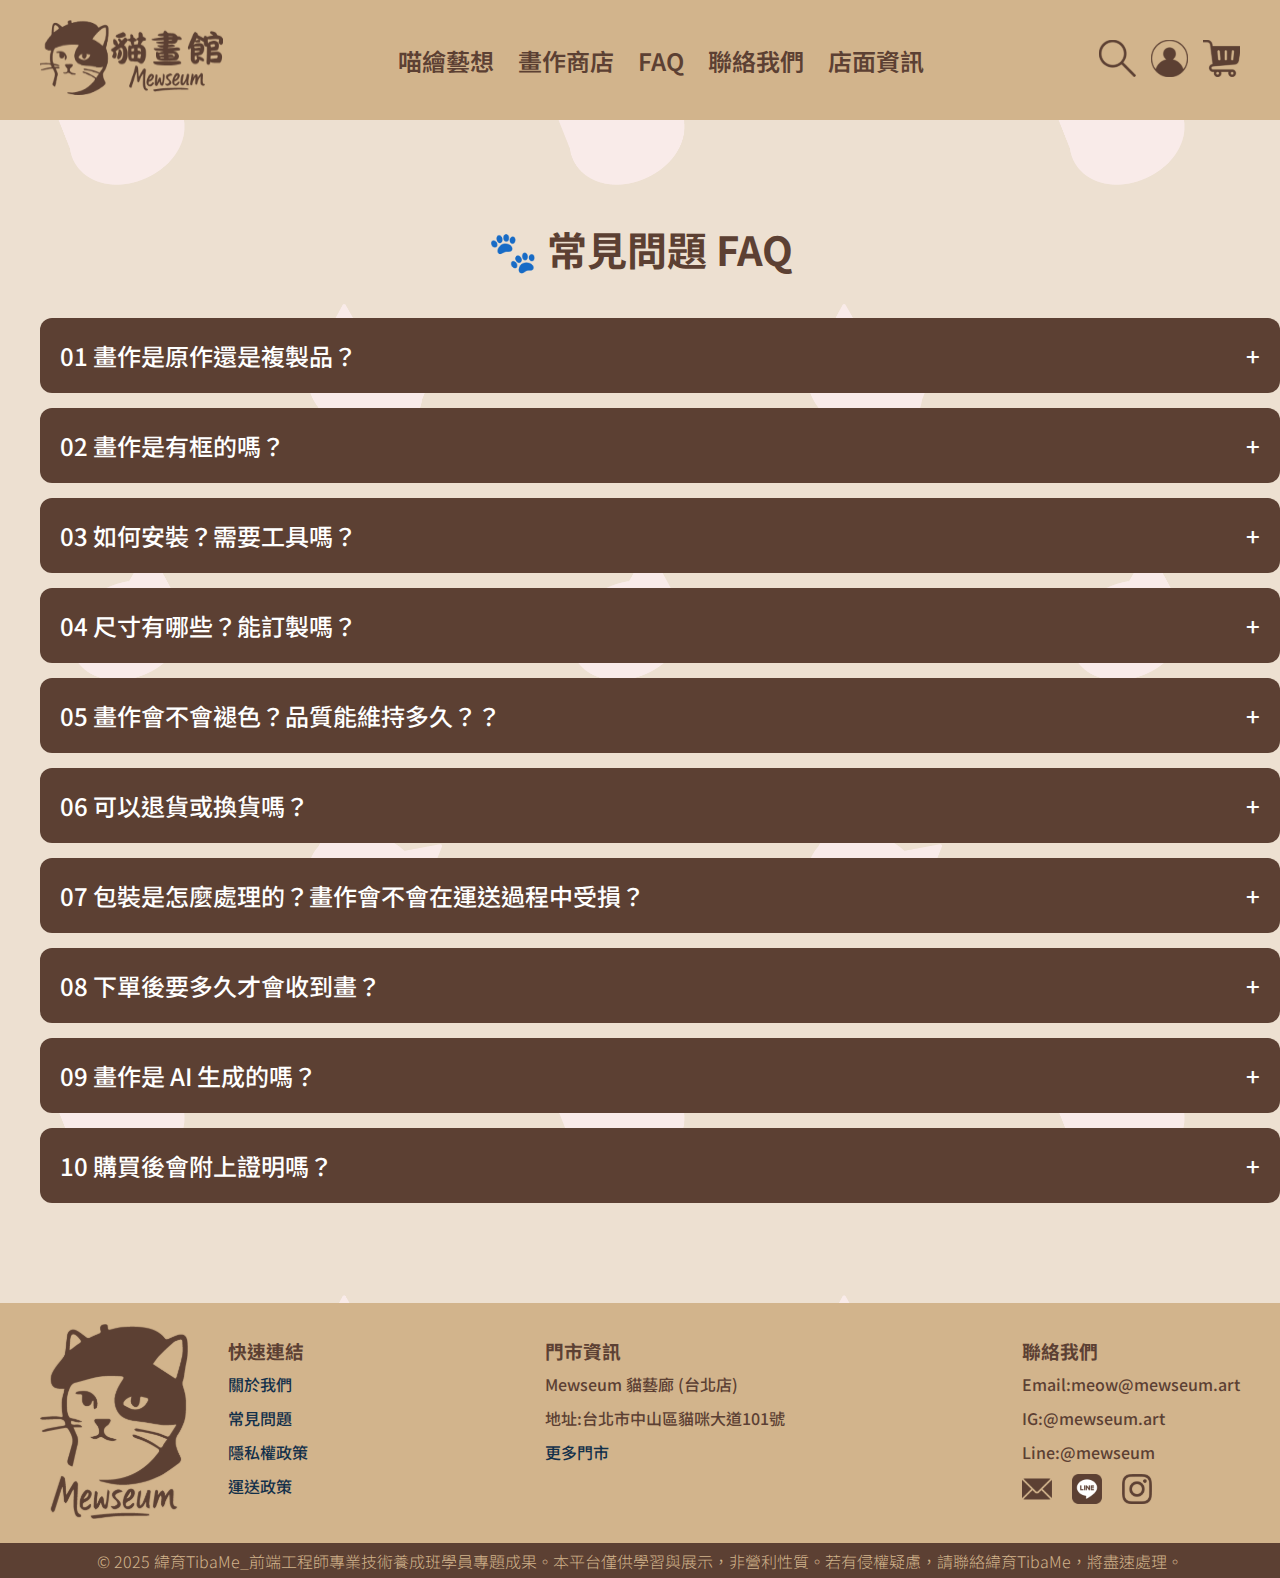
<file: pages/faq.html>
<!DOCTYPE html>
<html lang="en">
<head>
    <meta charset="UTF-8">
    <meta name="viewport" content="width=device-width, initial-scale=1.0">
    <link rel="stylesheet" href="/css/layout.css">
    <link rel="stylesheet" href="/css/faq.css">
    <link href="https://fonts.googleapis.com/css2?family=Noto+Sans+TC:wght@400;500;700&display=swap" rel="stylesheet">
    <title>Museum</title>
</head>
<body>
    <div class="header">
        <div class="container">
            <div class="logo">
                <a href="/index.html">
                    <img src="/img/logo_h.svg" alt="Museum_logo">
                </a>
            </div>
            <nav>
                <ul>
                    <li><a href="/pages/about.html">喵繪藝想</a></li>
                    <li><a href="/pages/shop.html">畫作商店</a></li>
                    <li><a href="/pages/faq.html">FAQ</a></li>
                    <li><a href="#">聯絡我們</a></li>
                    <li><a href="#">店面資訊</a></li>
                </ul>
            </nav>
            <div class="toolbar">
                <a href="#">
                    <img src="/img/icon/search.svg" alt="search">
                </a>
                <a href="/pages/login.html">
                    <img src="/img/icon/login.svg" alt="login">
                </a>
                <a href="/pages/cart.html">
                    <img src="/img/icon/cart.svg" alt="shoppingcart">
                </a>
            </div>
        </div>
    </div>

    <section class="faq">
        <h2>🐾 常見問題 FAQ</h2>
        <div class="faq_container">
            <div class="faq_item">
                <div class="faq_question" role="button" aria-expanded="false" tabindex="0">01 畫作是原作還是複製品？</div>
                <div class="faq_answer">我們提供高品質藝術微噴畫布複製品，保留畫作的細節與質感，讓每一幅喵也能有藝術魂。</div>
            </div>
            <div class="faq_item">
                <div class="faq_question" role="button" aria-expanded="false" tabindex="0">02 畫作是有框的嗎？</div>
                <div class="faq_answer">是的，畫作為「畫布框」形式，畫布包覆在實木內框上，無需額外裝框，開箱即可直接掛上牆。</div>
            </div>
            <div class="faq_item">
                <div class="faq_question" role="button" aria-expanded="false" tabindex="0">03 如何安裝？需要工具嗎？</div>
                <div class="faq_answer">畫作背面皆附掛勾或繩索，建議使用無痕釘或掛鉤，輕鬆安裝，免驚動你家的貓上司。</div>
            </div>
            <div class="faq_item">
                <div class="faq_question" role="button" aria-expanded="false" tabindex="0">04 尺寸有哪些？能訂製嗎？</div>
                <div class="faq_answer">我們提供多種標準尺寸，如 20x20cm、30x40cm、60x90cm 等。目前暫不開放客製尺寸（貓咪還在量牆面），敬請期待未來開放。</div>
            </div>
            <div class="faq_item">
                <div class="faq_question" role="button" aria-expanded="false" tabindex="0">05 畫作會不會褪色？品質能維持多久？？</div>
                <div class="faq_answer">採用高品質防水防 UV 微噴技術，正常室內保存可維持 10 年以上，讓你與貓咪共享藝術時光。</div>
            </div>
            <div class="faq_item">
                <div class="faq_question" role="button" aria-expanded="false" tabindex="0">06 可以退貨或換貨嗎？</div>
                <div class="faq_answer">若收到商品有損毀、錯誤或不符合訂購內容，請於 7 天內聯繫我們，喵館客服會火速協助處理。</div>
            </div>
            <div class="faq_item">
                <div class="faq_question" role="button" aria-expanded="false" tabindex="0">07 包裝是怎麼處理的？畫作會不會在運送過程中受損？</div>
                <div class="faq_answer">我們使用氣泡保護＋硬殼專用紙箱包裝，保證畫作安全無喵毛損傷，全台皆可配送。</div>
            </div>
            <div class="faq_item">
                <div class="faq_question" role="button" aria-expanded="false" tabindex="0">08 下單後要多久才會收到畫？</div>
                <div class="faq_answer">付款完成後 2～5 個工作天出貨，物流時間約 1～3 天。若遇旺季或喵咪派件日延遲，我們會提前通知。</div>
            </div>
            <div class="faq_item">
                <div class="faq_question" role="button" aria-expanded="false" tabindex="0">09 畫作是 AI 生成的嗎？</div>
                <div class="faq_answer">本館所有畫作皆為設計師手繪或手工改編創作，融合貓咪與經典名畫，不假喵之手 AI。</div>
            </div>
            <div class="faq_item">
                <div class="faq_question" role="button" aria-expanded="false" tabindex="0">10 購買後會附上證明嗎？</div>
                <div class="faq_answer">每幅畫皆附品牌限量卡與作品小故事卡，讓你知道這隻喵是從哪幅經典裡溜出來的。</div>
            </div>
        </div>
    </section>
    
    <div class="footer">
        <div class="f_container">
            <div class="logo_2">
                <img src="/img/logo_V.svg" alt="Museum_logo2">
            </div>
            <div class="footer_wrap">
                <div class="link">
                    <h3>快速連結</h3>
                    <ul>
                        <li><a href="#">關於我們</a></li>
                        <li><a href="#">常見問題</a></li>
                        <li><a href="#">隱私權政策</a></li>
                        <li><a href="#">運送政策</a></li>
                    </ul>
                </div>
                <div class="store">
                    <h3>門市資訊</h3>
                    <ul>
                        <li>Mewseum 貓藝廊 (台北店)</li>
                        <li>地址:台北市中山區貓咪大道101號</li>
                        <li><a href="#">更多門市</a></li>
                    </ul>
                </div>
                <div class="contact_container">
                    <div class="contact_us">
                        <h3>聯絡我們</h3>
                        <ul>
                            <li>Email:meow@mewseum.art</li>
                            <li>IG:@mewseum.art</li>
                            <li>Line:@mewseum</li>
                        </ul>
                    </div>
                    <div class="social_icon">
                        
                        <a href="#">
                            <img src="/img/icon/email.svg" alt="email">
                        </a>
                        <a href="#">
                            <img src="/img/icon/line.svg" alt="line">
                        </a>
                        <a href="#">
                            <img src="/img/icon/ig.svg" alt="instagram">
                        </a>
                    </div>
                </div>
            </div>
        </div>
        <div class="footer_bottom">
                <p class="copyright">&copy; 2025 緯育TibaMe_前端工程師專業技術養成班學員專題成果。本平台僅供學習與展示，非營利性質。若有侵權疑慮，請聯絡緯育TibaMe，將盡速處理。</p>
        </div>
    </div>
    <script src="/js/faq.js"></script>
</body>
</html>
</file>
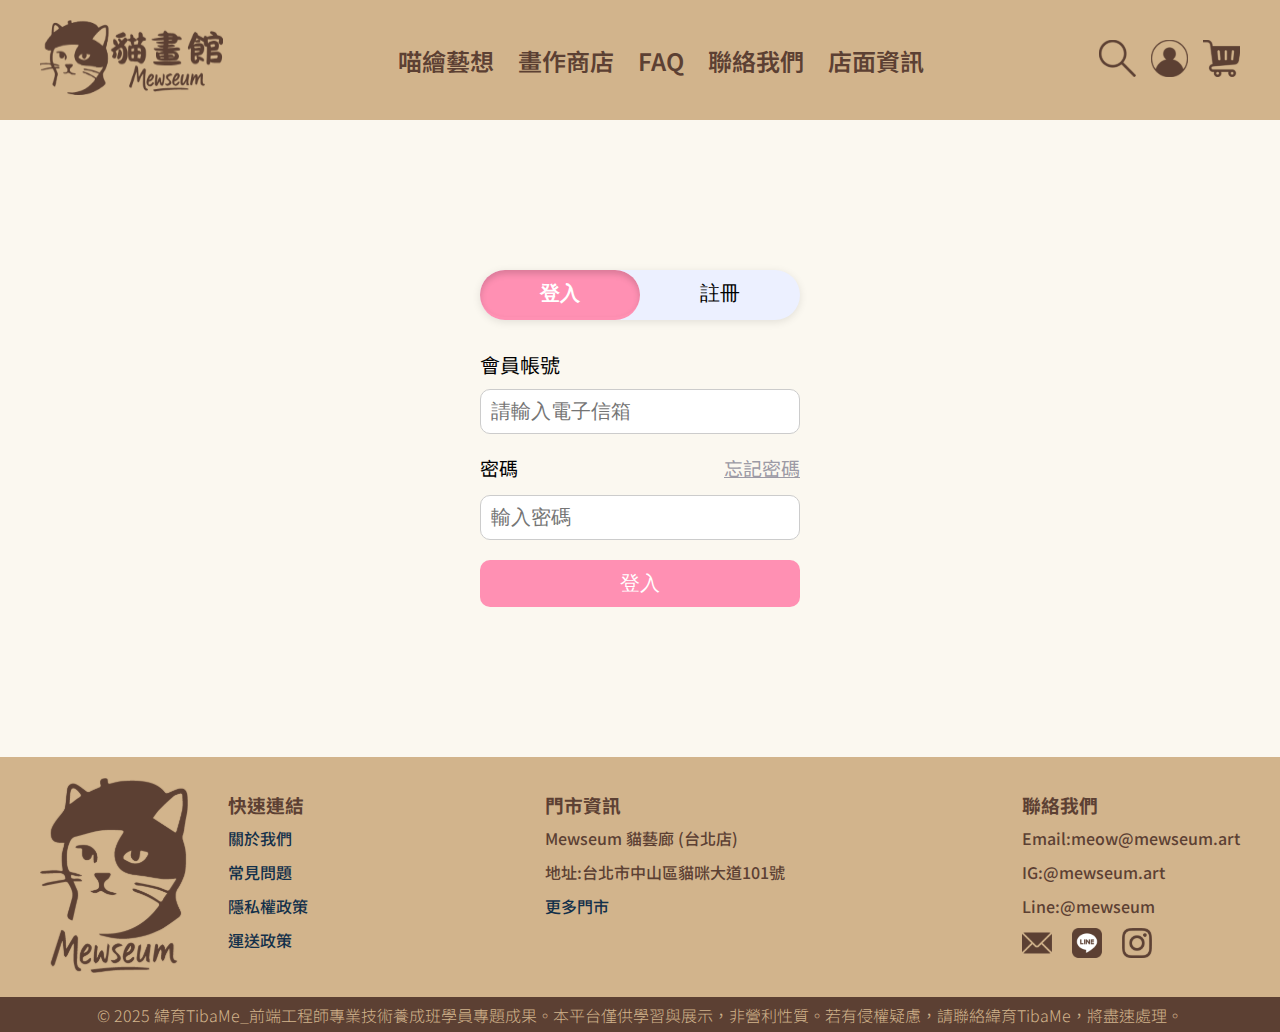
<file: pages/login.html>
<!DOCTYPE html>
<html lang="en">
<head>
    <meta charset="UTF-8">
    <meta name="viewport" content="width=device-width, initial-scale=1.0">
    <link rel="stylesheet" href="/css/layout.css">
    <link rel="stylesheet" href="/css/login.css">
    <link href="https://fonts.googleapis.com/css2?family=Noto+Sans+TC:wght@400;500;700&display=swap" rel="stylesheet">
    <title>Museum</title>
</head>
<body>
    <div class="header">
        <div class="container">
            <div class="logo">
                <a href="/index.html">
                    <img src="/img/logo_h.svg" alt="Museum_logo">
                </a>
            </div>
            <nav>
                <ul>
                    <li><a href="/pages/about.html">喵繪藝想</a></li>
                    <li><a href="/pages/shop.html">畫作商店</a></li>
                    <li><a href="/pages/faq.html">FAQ</a></li>
                    <li><a href="#">聯絡我們</a></li>
                    <li><a href="#">店面資訊</a></li>
                </ul>
            </nav>
            <div class="toolbar">
                <a href="#">
                    <img src="/img/icon/search.svg" alt="search">
                </a>
                <a href="/pages/login.html">
                    <img src="/img/icon/login.svg" alt="login">
                </a>
                <a href="/pages/cart.html">
                    <img src="/img/icon/cart.svg" alt="shoppingcart">
                </a>
            </div>
        </div>
    </div>

    <div class="login">
        <div class="tab_switch">
            <button class="tab_btn active" data_tab="login">登入</button>
            <button class="tab_btn" data_tab="register">註冊</button>
        </div>

        <div class="form_container">
            <form class="login_form" id="login_form">
                <div class="email">
                    <p>會員帳號</p>
                    <input type="email" placeholder="請輸入電子信箱">
                </div>
                <div class="password">
                    <div class="password_label">
                        <p class="">密碼</p>
                        <a href="#">忘記密碼</a>
                    </div>
                    <input type="password" placeholder="輸入密碼">
                </div>
                <button type="submit">登入</button>
            </form>
            <form class="auth_form hidden" id="register_form">
            <div class="會員名稱">
                <input type="text" placeholder="暱稱">
            </div>
            <div class="會員帳號">
                <input type="email" placeholder="請輸入電子信箱">
            </div>
            <div class="設定密碼">
                <input type="password" placeholder="設定密碼">
            </div>
                <button type="submit">註冊</button>
            </form>            
        </div>
    </div>
    
    <div class="footer">
        <div class="f_container">
            <div class="logo_2">
                <img src="/img/logo_V.svg" alt="Museum_logo2">
            </div>
            <div class="footer_wrap">
                <div class="link">
                    <h3>快速連結</h3>
                    <ul>
                        <li><a href="#">關於我們</a></li>
                        <li><a href="#">常見問題</a></li>
                        <li><a href="#">隱私權政策</a></li>
                        <li><a href="#">運送政策</a></li>
                    </ul>
                </div>
                <div class="store">
                    <h3>門市資訊</h3>
                    <ul>
                        <li>Mewseum 貓藝廊 (台北店)</li>
                        <li>地址:台北市中山區貓咪大道101號</li>
                        <li><a href="#">更多門市</a></li>
                    </ul>
                </div>
                <div class="contact_container">
                    <div class="contact_us">
                        <h3>聯絡我們</h3>
                        <ul>
                            <li>Email:meow@mewseum.art</li>
                            <li>IG:@mewseum.art</li>
                            <li>Line:@mewseum</li>
                        </ul>
                    </div>
                    <div class="social_icon">
                        
                        <a href="#">
                            <img src="/img/icon/email.svg" alt="email">
                        </a>
                        <a href="#">
                            <img src="/img/icon/line.svg" alt="line">
                        </a>
                        <a href="#">
                            <img src="/img/icon/ig.svg" alt="instagram">
                        </a>
                    </div>
                </div>
            </div>
        </div>
        <div class="footer_bottom">
                <p class="copyright">&copy; 2025 緯育TibaMe_前端工程師專業技術養成班學員專題成果。本平台僅供學習與展示，非營利性質。若有侵權疑慮，請聯絡緯育TibaMe，將盡速處理。</p>
        </div>
    </div>

</body>
</html>
</file>
<file: css/layout.css>
*{
    margin: 0;
    padding: 0;
    list-style: none;
}

.header, .footer{
    width: 100%;
    background-color: #D2B48C;
}

.header .container{
    max-width: 1200px;
    height: 120px;
    margin: auto;
    display: flex;
    justify-content: space-between;
    align-items: center;
}

.logo img {
    width: 183px;
}

nav{
    font-family: 'Noto Sans TC', sans-serif;
    font-size: 1.5em;
    font-weight: 600;
}

nav ul {
    display: flex;
    gap: 24px;
}

nav ul a {
    text-decoration: none;
    color: #5C4033;
}

nav ul a:hover{
    color: #F37A91;
}

.toolbar{
    display: flex;
    gap: 15px;   
}

.toolbar img {
    width: 37px;
    height: 37px;
}

.footer .f_container{
    max-width: 1200px;
    height: 240px;
    margin: auto;
    display: flex;
    justify-content: flex-start;
    gap:40px;
    align-items: center;
}

.link, .store, .contact_us{
    text-align: left;
    color: #5C4033;
    display: flex;
    flex-direction: column;
}

.link a, .store a{
    text-decoration: none;
    color: #12304A;
}

.footer_wrap{
    font-family: 'Noto Sans TC', sans-serif;
    font-size: 1em;
    font-weight: 500;
    display: flex;
    flex: 1;
    justify-content: space-between;
    margin-left: auto;
}

.footer_wrap h3 {
    margin-bottom: 8px;
}

.footer_wrap ul {
    display: flex;
    flex-direction: column;
    gap: 10px;
}

.logo_2 img{
    width: 148px;
}

.social_icon{
    width: 30px;
    display: flex;
    flex-direction: row;
    gap: 20px;
    margin-top: 10px;
}

.footer_bottom{
    width: 100%;
    height: 35px;
    background-color: #5C4033;
    text-align: center;
    align-content: center;
    color: #D2B48C;
    font-family: 'Noto Sans TC', sans-serif;
    font-size: 1em;
    font-weight: 300;
}
</file>
<file: css/faq.css>
body{
    background-image: url('../img/background/cathead.png');
    background-size: 1000px;
    background-repeat: repeat;
    background-color: #C59C6C50;
}

.faq {
    max-width: 1200px;
    width: 100%;
    margin: 100px auto;
    padding: 0 20px;
}

.faq h2 {
    font-family: 'Noto Sans TC', sans-serif;
    font-size: 2.5rem;
    font-weight: 700;
    text-align: center;
    margin-bottom: 40px;
    color: #5C4033;
}

.faq_container {
    width: 100%;
}

.faq_item {
    width: 1200px;
    margin: 0 auto 15px auto;
}

.faq_question {
    width: 1200px;
    background-color: #5C4033;
    border-radius: 12px;
    padding: 20px;
    font-family: 'Noto Sans TC', sans-serif;
    font-size: 1.5rem;
    font-weight: 500;
    color: #fff;
    cursor: pointer;
    position: relative;
    transition: background-color 0.3s ease;
}

.faq_question:hover {
    background-color: #4a3228;
}

.faq_question::after {
    content: '+';
    position: absolute;
    right: 20px;
    font-size: 1.5rem;
    color: #fff;
    transition: transform 0.3s ease;
}

.faq_question.active::after {
    content: '−';
    transform: rotate(180deg);
}

.faq_answer {
    width: 1200px;
    max-height: 0;
    overflow: hidden;
    background-color: #FBF8F0;
    border-radius: 12px;
    padding: 0 20px;
    font-family: 'Noto Sans TC', sans-serif;
    font-size: 1.5rem;
    color: #5C4033;
    transition: max-height 0.3s ease-out, padding 0.3s ease-out;
}

.faq_answer.active {
    max-height: 300px;
    padding: 20px;
}

@media (max-width: 1200px) {
    .faq {
        max-width: 100%;
        padding: 0 15px;
    }
    .faq_item,
    .faq_question,
    .faq_answer {
        width: 100%;
    }
    }

    @media (max-width: 600px) {
    .faq h2 {
        font-size: 2rem;
    }
    .faq_question {
        font-size: 1rem;
    }
    .faq_answer {
        font-size: 0.9rem;
    }
}
</file>
<file: css/login.css>
body {
    background-color: #FBF8F0;
    margin: 0;
}

.login {
    width: 320px;
    margin: auto;
    font-family: "Noto Sans TC", sans-serif;
}


.tab_switch {
    display: flex;
    justify-content: space-around;
    margin-bottom: 1.25rem;
    background-color: #ECF0FF;
    border-radius: 50px;
    color: #9C9AA5;
    box-shadow: 0 2px 8px rgba(0, 0, 0, 0.1);
    margin: 150px 0 30px 0;
    }

.tab_btn {
    flex: 1;
    padding: 10px;
    border: none;
    background-color: transparent;
    font-size: 1.25em;
    cursor: pointer;
    border-bottom: 3px solid transparent;
    transition: all 0.3s;
}

.tab_btn.active {
    background-color: #ff90b3;
    border-radius: 50px;
    /* border-bottom: 3px solid #ff90b3; */
    color: #fff;
    font-weight: bold;
    box-shadow: inset 0 4px 6px rgba(0, 0, 0, 0.15);
    overflow: hidden;
}

.login_form {
    display: flex;
    flex-direction: column;
    margin-bottom: 150px;
}

.login_form p{
    font-size: 1.25em;
}

.login_form input {
    width: 93%;
    padding: 10px;
    border: 1px solid #ccc;
    border-radius: 10px;
    font-size: 1.25em;
    margin: 10px 0;
}

input:focus {
    border: 2px solid #ff90b3;
    outline: none;
}

.login_form button {
    width: 100%;
    background-color: #ff90b3;
    color: white;
    border: none;
    border-radius: 10px;
    padding: 10px;
    cursor: pointer;
    font-size: 1.25em;
}

.login_form {
    display: flex;
    flex-direction: column;
    gap: 10px;
}

.password_label {
    display: flex;
    justify-content: space-between;
    align-items: center;
    margin-bottom: 4px;
    font-size: 0.95em;
}

.password_label a{
    color: #9C9AA5;
    font-size: 1.25em;
}

.auth_form input {
    padding: 10px;
    border: 1px solid #ccc;
    border-radius: 10px;
}

.auth_form button {
    background-color: #ff90b3;
    color: white;
    border: none;
    border-radius: 10px;
    padding: 10px;
    cursor: pointer;
}

.hidden {
    display: none;
}
</file>
